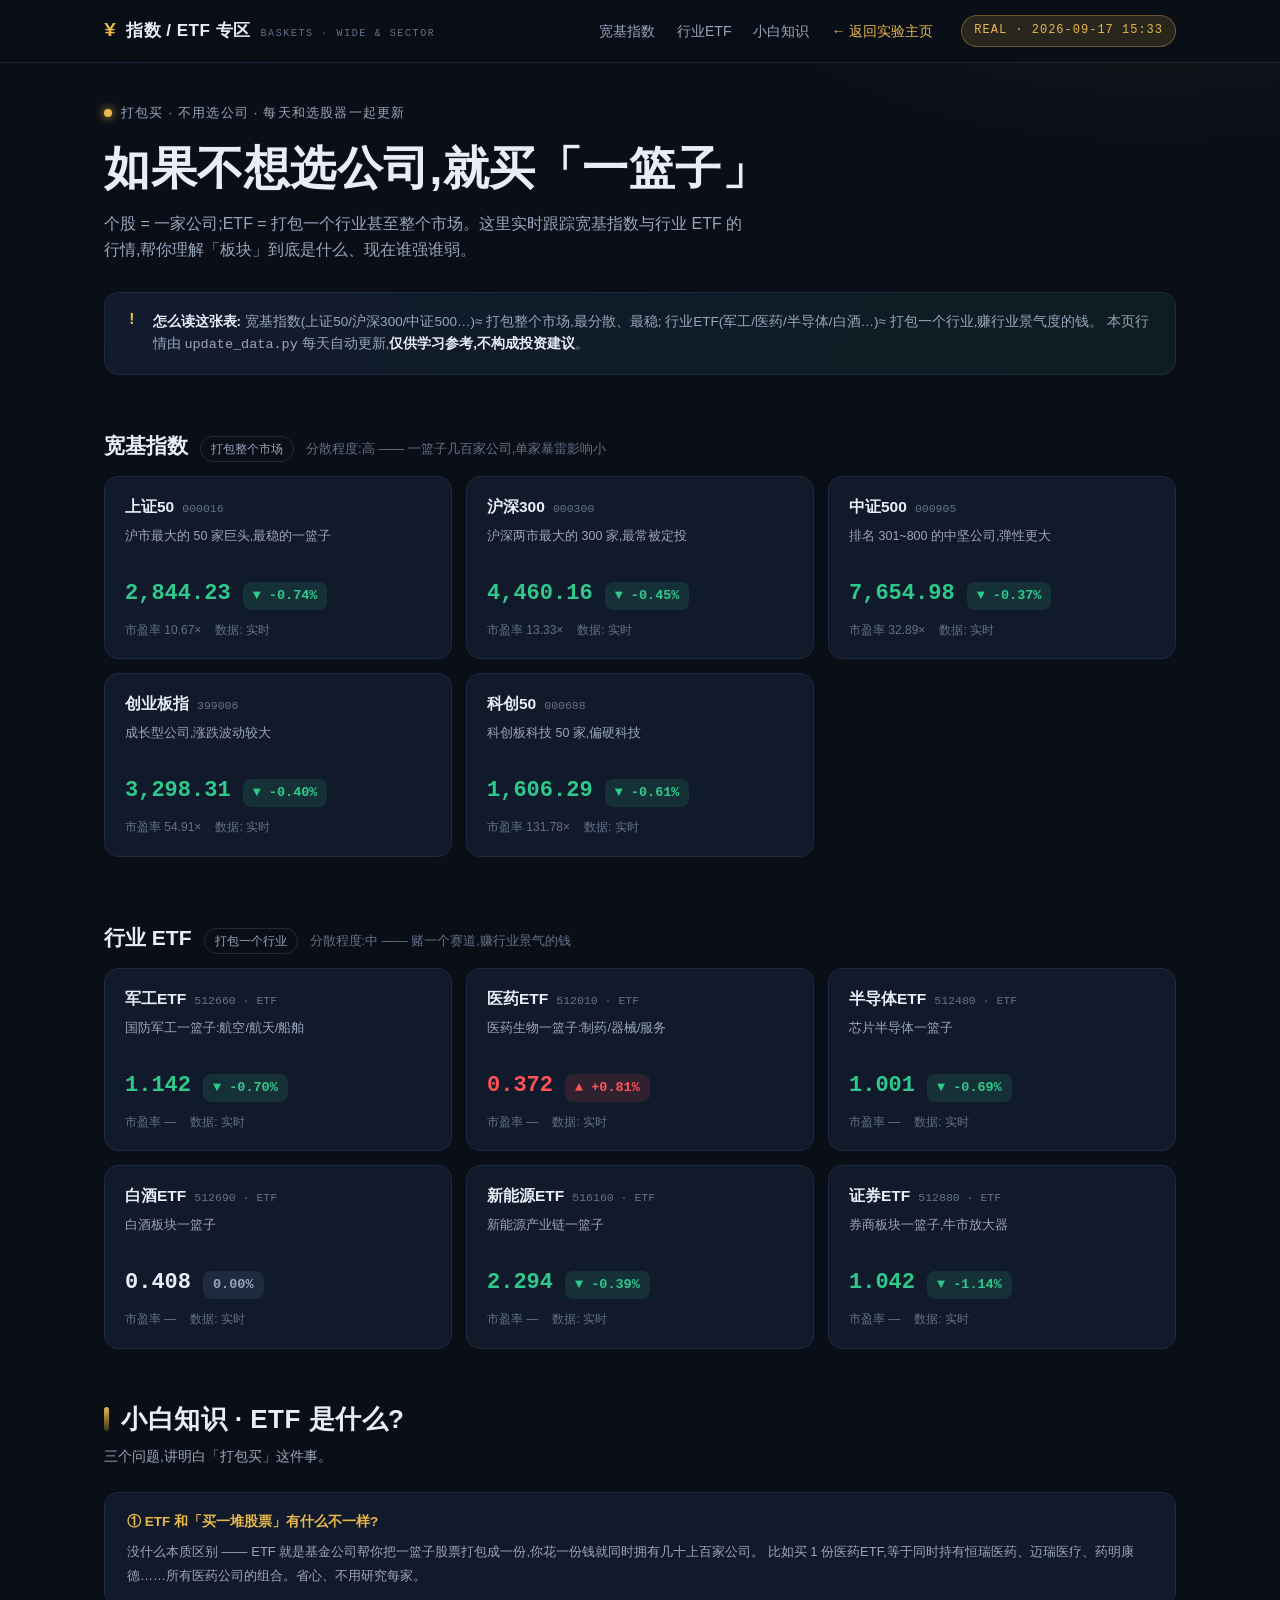
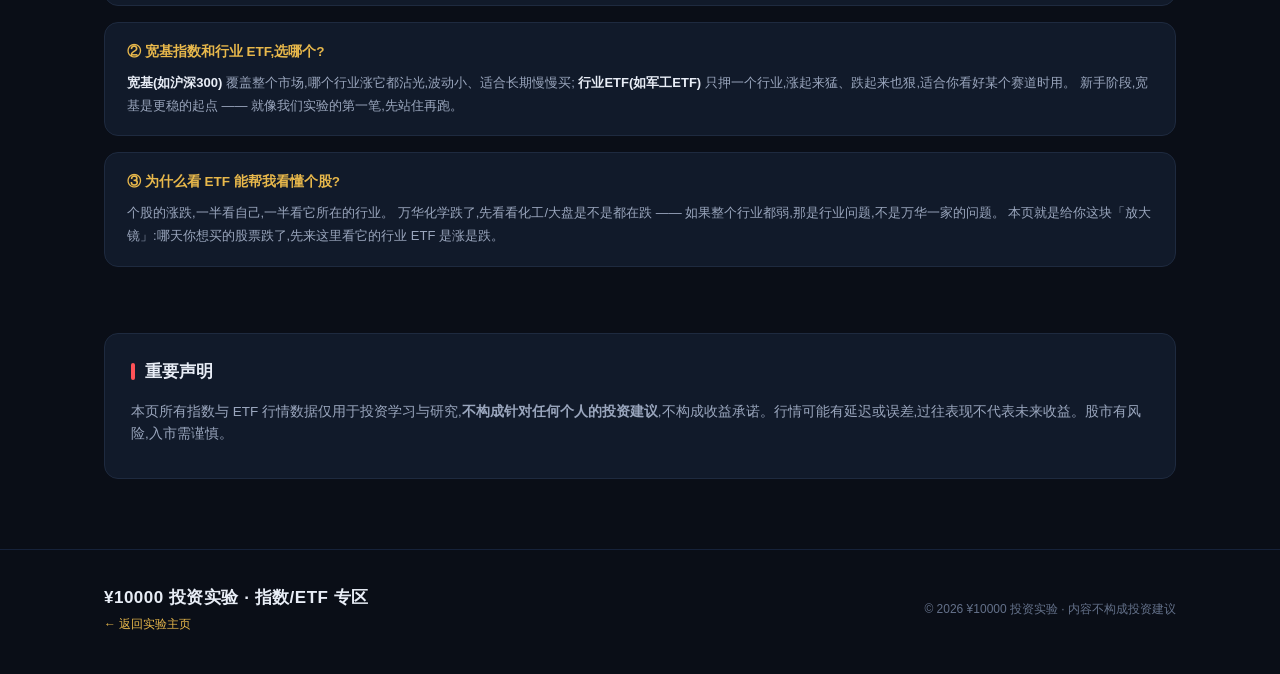
<file: etf.html>
<!DOCTYPE html>
<html lang="zh-CN">
<head>
<meta charset="UTF-8">
<meta name="viewport" content="width=device-width, initial-scale=1.0">
<meta name="description" content="¥10000 投资实验 · 指数/ETF 专区 —— 宽基指数与行业ETF实时行情,看懂「打包买」的另一种选择">
<title>指数/ETF 专区 — ¥10000 投资实验</title>
<link rel="stylesheet" href="style.css">
<style>
/* ========== ETF 专区样式 ========== */
.etf-kicker { font-size: 12px; letter-spacing: 1px; color: var(--text-faint); font-family: var(--font-num); }

.etf-banner {
  margin-top: 30px;
  background: linear-gradient(120deg, rgba(91,140,255,.10), rgba(47,201,140,.08));
  border: 1px solid var(--line);
  border-radius: 14px;
  padding: 18px 22px;
  display: flex; gap: 16px; align-items: flex-start;
  font-size: 13.5px; color: var(--text-dim);
}
.etf-banner b { color: var(--text); }
.etf-banner .ico { font-family: var(--font-num); color: var(--gold); font-weight: 800; font-size: 16px; line-height: 1.2; }

/* 分组区块 */
.etf-group { margin-top: 14px; }
.etf-group + .etf-group { margin-top: 40px; }
.etf-group-head { display: flex; align-items: baseline; gap: 12px; flex-wrap: wrap; margin-bottom: 14px; }
.etf-group-head h2 { font-size: 21px; font-weight: 800; }
.etf-group-head .g-tag { font-size: 11.5px; color: var(--text-dim); padding: 3px 10px; border-radius: 999px; border: 1px solid var(--line); }
.etf-group-head .g-sub { font-size: 13px; color: var(--text-faint); }

/* ETF 卡片网格 */
.etf-grid { display: grid; grid-template-columns: repeat(3, 1fr); gap: 14px; }
.etf-card {
  background: var(--card); border: 1px solid var(--line); border-radius: var(--radius);
  padding: 18px 20px; transition: border-color .18s, transform .18s;
}
.etf-card:hover { border-color: var(--gold); transform: translateY(-2px); }
.ec-head { display: flex; align-items: baseline; gap: 8px; }
.ec-name { font-size: 15.5px; font-weight: 700; }
.ec-code { font-family: var(--font-num); font-size: 11.5px; color: var(--text-faint); }
.ec-brief { margin-top: 6px; font-size: 12.5px; color: var(--text-dim); line-height: 1.6; min-height: 40px; }
.ec-row { display: flex; align-items: baseline; gap: 12px; margin-top: 10px; flex-wrap: wrap; }
.ec-price { font-family: var(--font-num); font-size: 22px; font-weight: 700; }
.ec-chg { font-family: var(--font-num); font-size: 13.5px; font-weight: 700; padding: 3px 10px; border-radius: 8px; }
.ec-chg.up { color: var(--up); background: var(--up-soft); }
.ec-chg.down { color: var(--down); background: var(--down-soft); }
.ec-chg.flat { color: var(--text-dim); background: var(--line); }
.ec-meta { margin-top: 10px; font-size: 12px; color: var(--text-faint); display: flex; gap: 14px; flex-wrap: wrap; }

/* 知识点卡 */
.etf-tip {
  margin-top: 16px; background: var(--card); border: 1px solid var(--line);
  border-radius: var(--radius); padding: 18px 22px;
}
.etf-tip .tip-title { font-size: 13.5px; font-weight: 700; color: var(--gold); margin-bottom: 8px; }
.etf-tip .tip-body { font-size: 13px; color: var(--text-dim); line-height: 1.8; }
.etf-tip .tip-body b { color: var(--text); }

@media (max-width: 900px) {
  .etf-grid { grid-template-columns: repeat(2, 1fr); }
}
@media (max-width: 560px) {
  .etf-grid { grid-template-columns: 1fr; }
}
</style>
</head>
<body>

<!-- ============ 顶栏 ============ -->
<header class="topbar">
  <div class="wrap topbar-inner">
    <a class="brand" href="index.html">
      <span class="brand-mark">¥</span>
      <span class="brand-text">指数 / ETF 专区</span>
      <span class="brand-sub">BASKETS · WIDE & SECTOR</span>
    </a>
    <nav class="nav">
      <a href="#wide">宽基指数</a>
      <a href="#sector">行业ETF</a>
      <a href="#learn">小白知识</a>
      <a href="index.html" style="color:var(--gold)">← 返回实验主页</a>
    </nav>
    <button class="menu-btn" id="menuBtn" type="button" aria-label="打开菜单">
      <span></span><span></span><span></span>
    </button>
    <span class="day-badge" id="dataBadge">REAL · 加载中</span>
  </div>
  <div class="mobile-menu" id="mobileMenu">
    <a href="#wide">宽基指数</a>
    <a href="#sector">行业ETF</a>
    <a href="#learn">小白知识</a>
    <a href="index.html" class="mm-admin">返回实验主页</a>
  </div>
</header>

<main id="top">

  <section class="hero" style="padding-top:40px;padding-bottom:20px">
    <div class="wrap">
      <p class="hero-kicker"><span class="dot"></span>打包买 · 不用选公司 · 每天和选股器一起更新</p>
      <h1>如果不想选公司,就买「一篮子」</h1>
      <p class="hero-sub">个股 = 一家公司;ETF = 打包一个行业甚至整个市场。这里实时跟踪宽基指数与行业 ETF 的行情,帮你理解「板块」到底是什么、现在谁强谁弱。</p>

      <div class="etf-banner">
        <span class="ico">!</span>
        <span>
          <b>怎么读这张表:</b> 宽基指数(上证50/沪深300/中证500…)≈ 打包整个市场,最分散、最稳;
          行业ETF(军工/医药/半导体/白酒…)≈ 打包一个行业,赚行业景气度的钱。
          本页行情由 <code>update_data.py</code> 每天自动更新,<b>仅供学习参考,不构成投资建议</b>。
        </span>
      </div>
    </div>
  </section>

  <!-- ============ 宽基指数 ============ -->
  <section class="section" id="wide" style="padding-top:20px">
    <div class="wrap">
      <div class="etf-group">
        <div class="etf-group-head">
          <h2>宽基指数</h2>
          <span class="g-tag">打包整个市场</span>
          <span class="g-sub">分散程度:高 —— 一篮子几百家公司,单家暴雷影响小</span>
        </div>
        <div class="etf-grid" id="indicesGrid"><!-- JS --></div>
      </div>
    </div>
  </section>

  <!-- ============ 行业ETF ============ -->
  <section class="section" id="sector" style="padding-top:40px">
    <div class="wrap">
      <div class="etf-group">
        <div class="etf-group-head">
          <h2>行业 ETF</h2>
          <span class="g-tag">打包一个行业</span>
          <span class="g-sub">分散程度:中 —— 赌一个赛道,赚行业景气的钱</span>
        </div>
        <div class="etf-grid" id="industryGrid"><!-- JS --></div>
      </div>
    </div>
  </section>

  <!-- ============ 小白知识 ============ -->
  <section class="section" id="learn" style="padding-top:40px">
    <div class="wrap">
      <div class="section-head">
        <div>
          <h2>小白知识 · ETF 是什么?</h2>
          <p class="section-sub">三个问题,讲明白「打包买」这件事。</p>
        </div>
      </div>

      <div class="etf-tip">
        <div class="tip-title">① ETF 和「买一堆股票」有什么不一样?</div>
        <div class="tip-body">没什么本质区别 —— ETF 就是基金公司帮你把一篮子股票打包成一份,你花一份钱就同时拥有几十上百家公司。
        比如买 1 份医药ETF,等于同时持有恒瑞医药、迈瑞医疗、药明康德……所有医药公司的组合。省心、不用研究每家。</div>
      </div>

      <div class="etf-tip">
        <div class="tip-title">② 宽基指数和行业 ETF,选哪个?</div>
        <div class="tip-body"><b>宽基(如沪深300)</b> 覆盖整个市场,哪个行业涨它都沾光,波动小、适合长期慢慢买;
        <b>行业ETF(如军工ETF)</b> 只押一个行业,涨起来猛、跌起来也狠,适合你看好某个赛道时用。
        新手阶段,宽基是更稳的起点 —— 就像我们实验的第一笔,先站住再跑。</div>
      </div>

      <div class="etf-tip">
        <div class="tip-title">③ 为什么看 ETF 能帮我看懂个股?</div>
        <div class="tip-body">个股的涨跌,一半看自己,一半看它所在的行业。
        万华化学跌了,先看看化工/大盘是不是都在跌 —— 如果整个行业都弱,那是行业问题,不是万华一家的问题。
        本页就是给你这块「放大镜」:哪天你想买的股票跌了,先来这里看它的行业 ETF 是涨是跌。</div>
      </div>
    </div>
  </section>

  <!-- ============ 合规声明 ============ -->
  <section class="section">
    <div class="wrap">
      <div class="card disclaimer">
        <h3>重要声明</h3>
        <p>本页所有指数与 ETF 行情数据仅用于投资学习与研究,<b>不构成针对任何个人的投资建议</b>,不构成收益承诺。行情可能有延迟或误差,过往表现不代表未来收益。股市有风险,入市需谨慎。</p>
      </div>
    </div>
  </section>

</main>

<footer class="footer">
  <div class="wrap footer-inner">
    <div>
      <span class="brand-text">¥10000 投资实验 · 指数/ETF 专区</span>
      <p class="footer-sub"><a href="index.html" style="color:var(--gold);text-decoration:none">← 返回实验主页</a></p>
    </div>
    <p class="footer-copy">© 2026 ¥10000 投资实验 · 内容不构成投资建议</p>
  </div>
</footer>

<script src="real_data.js"></script>
<script src="etf.js"></script>
</body>
</html>
</file>
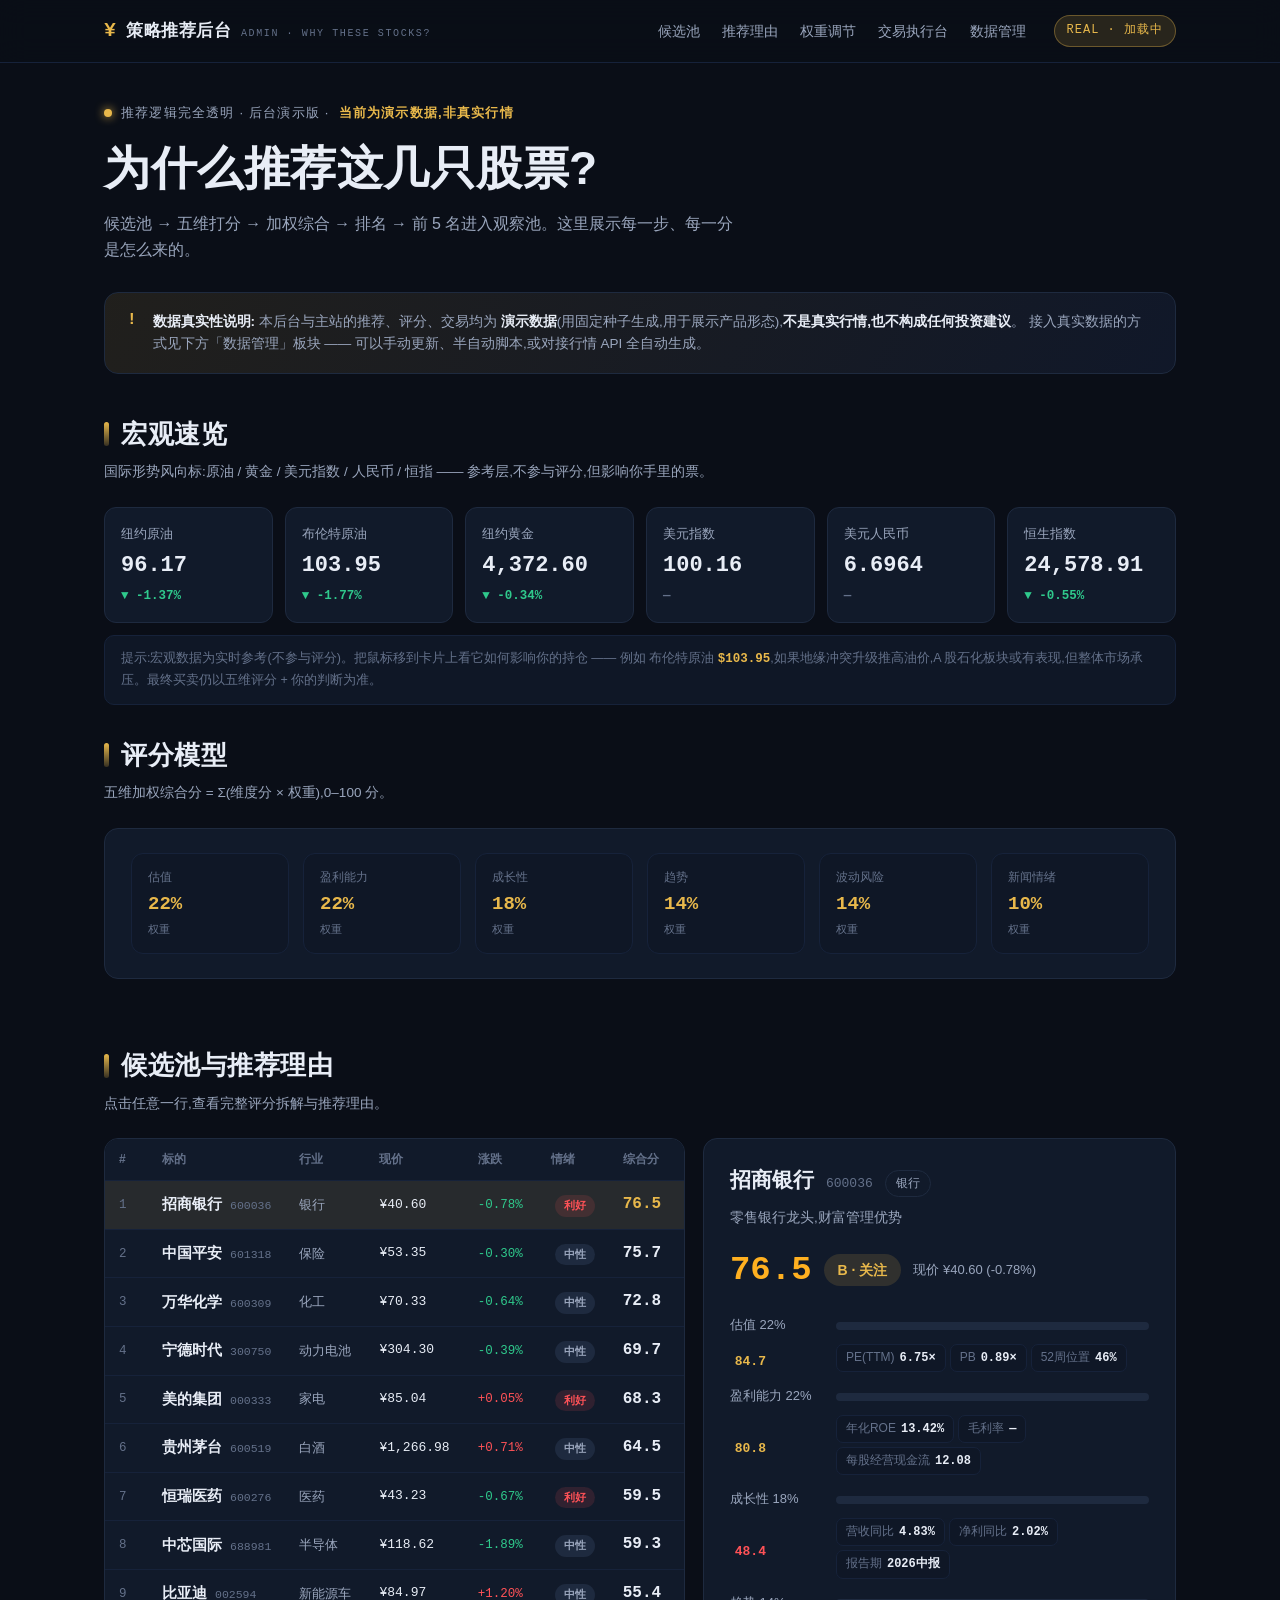
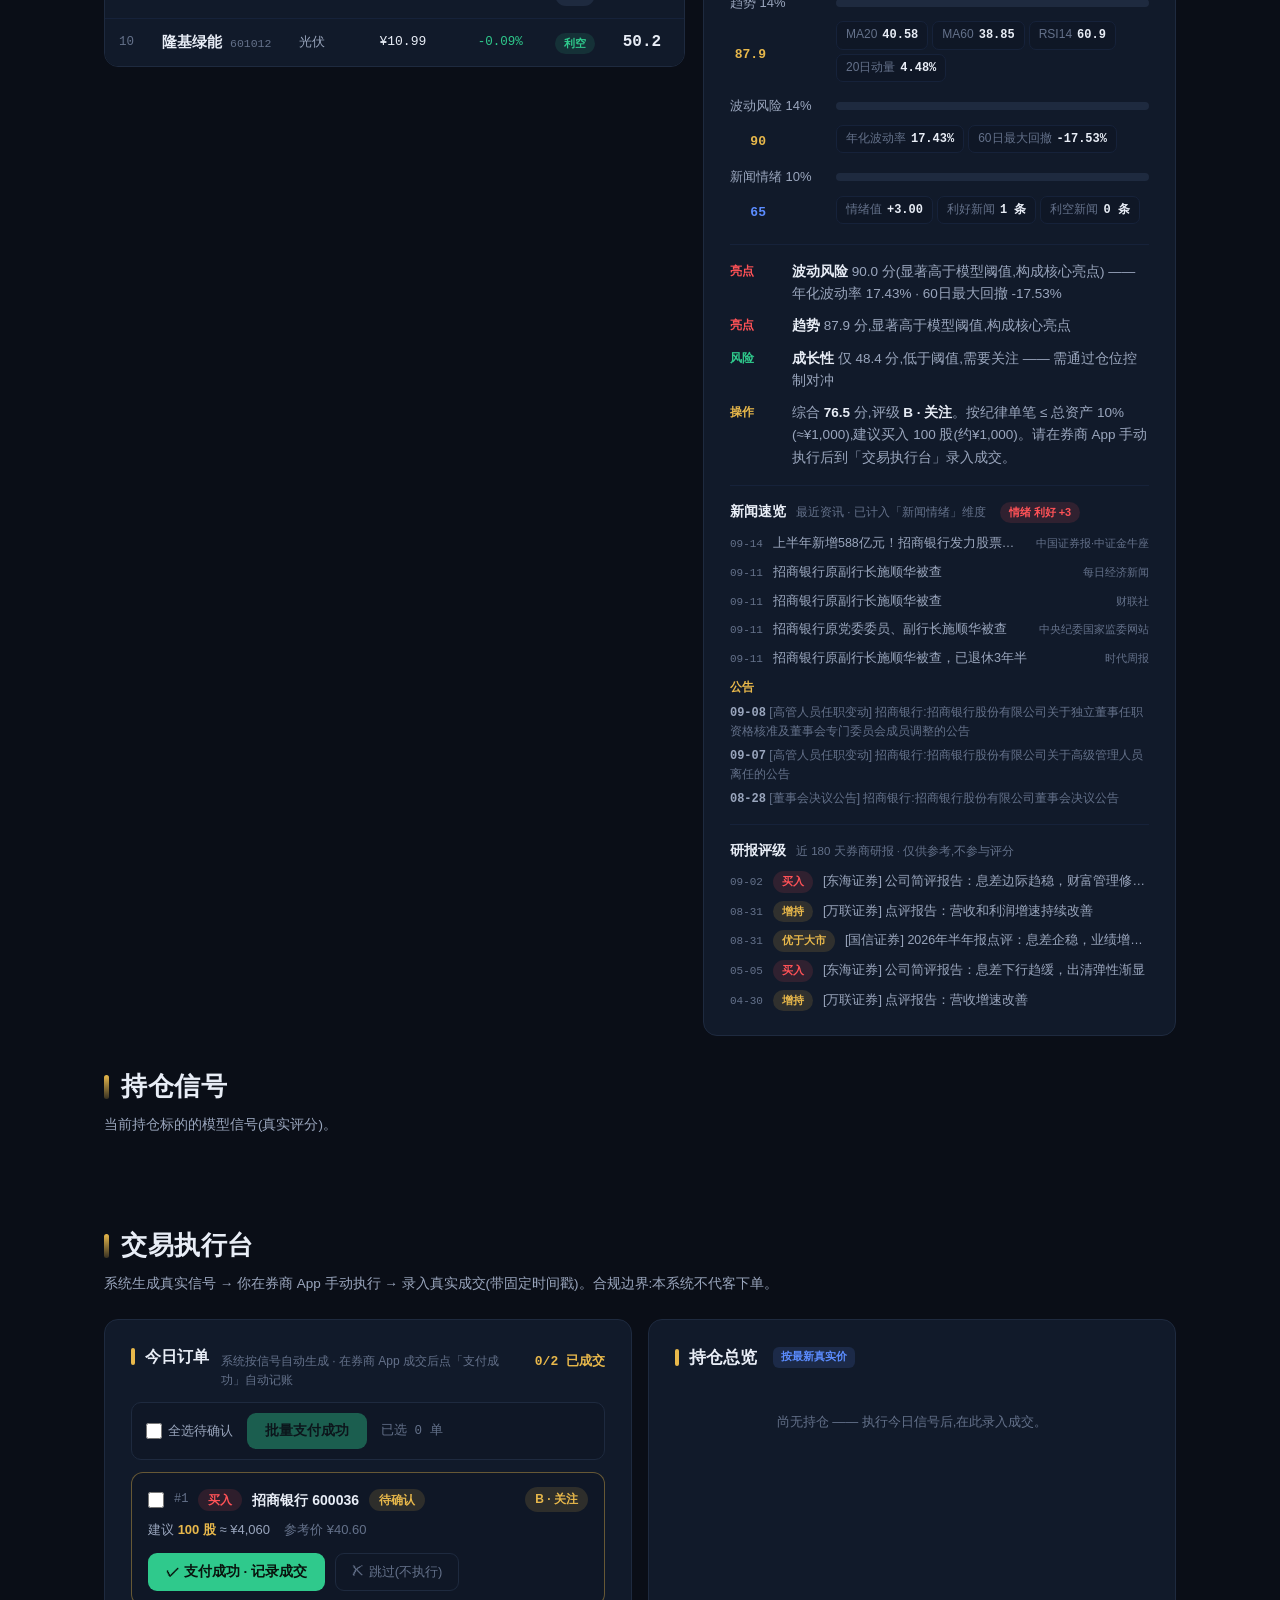
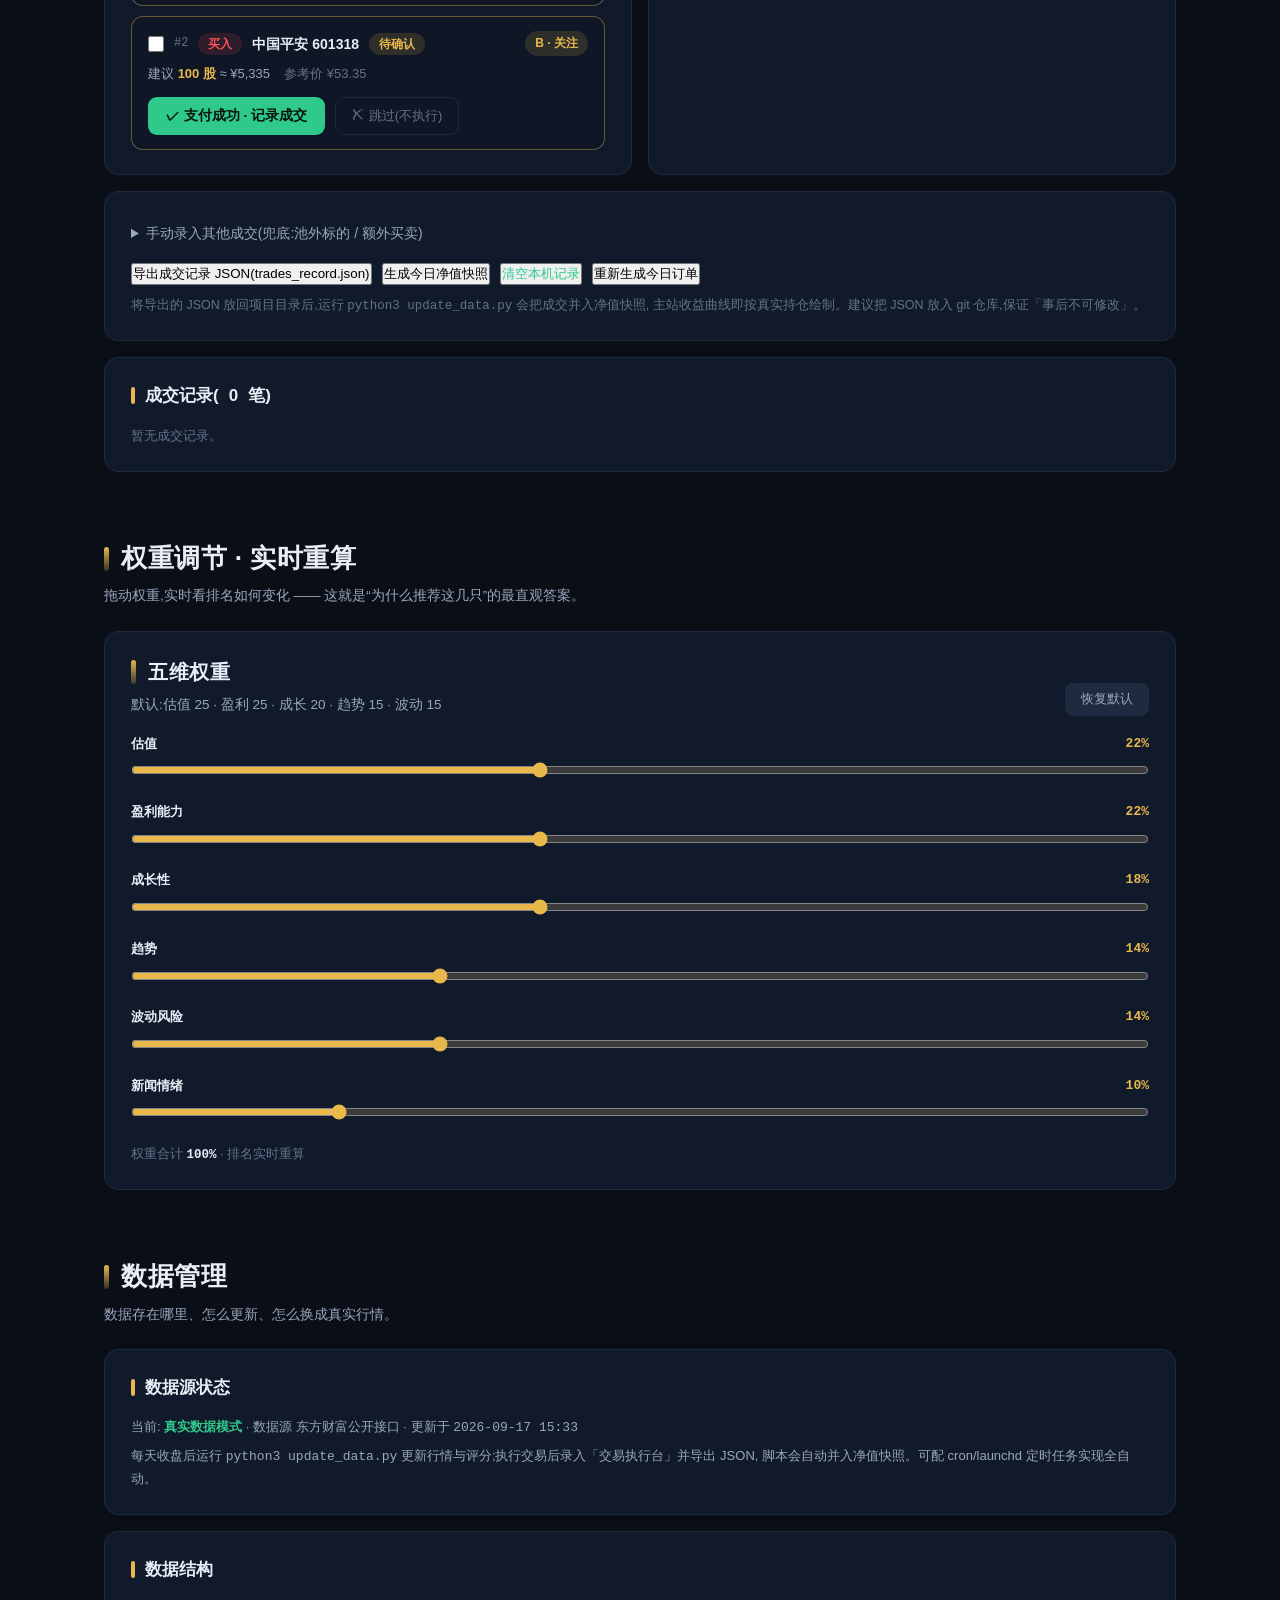
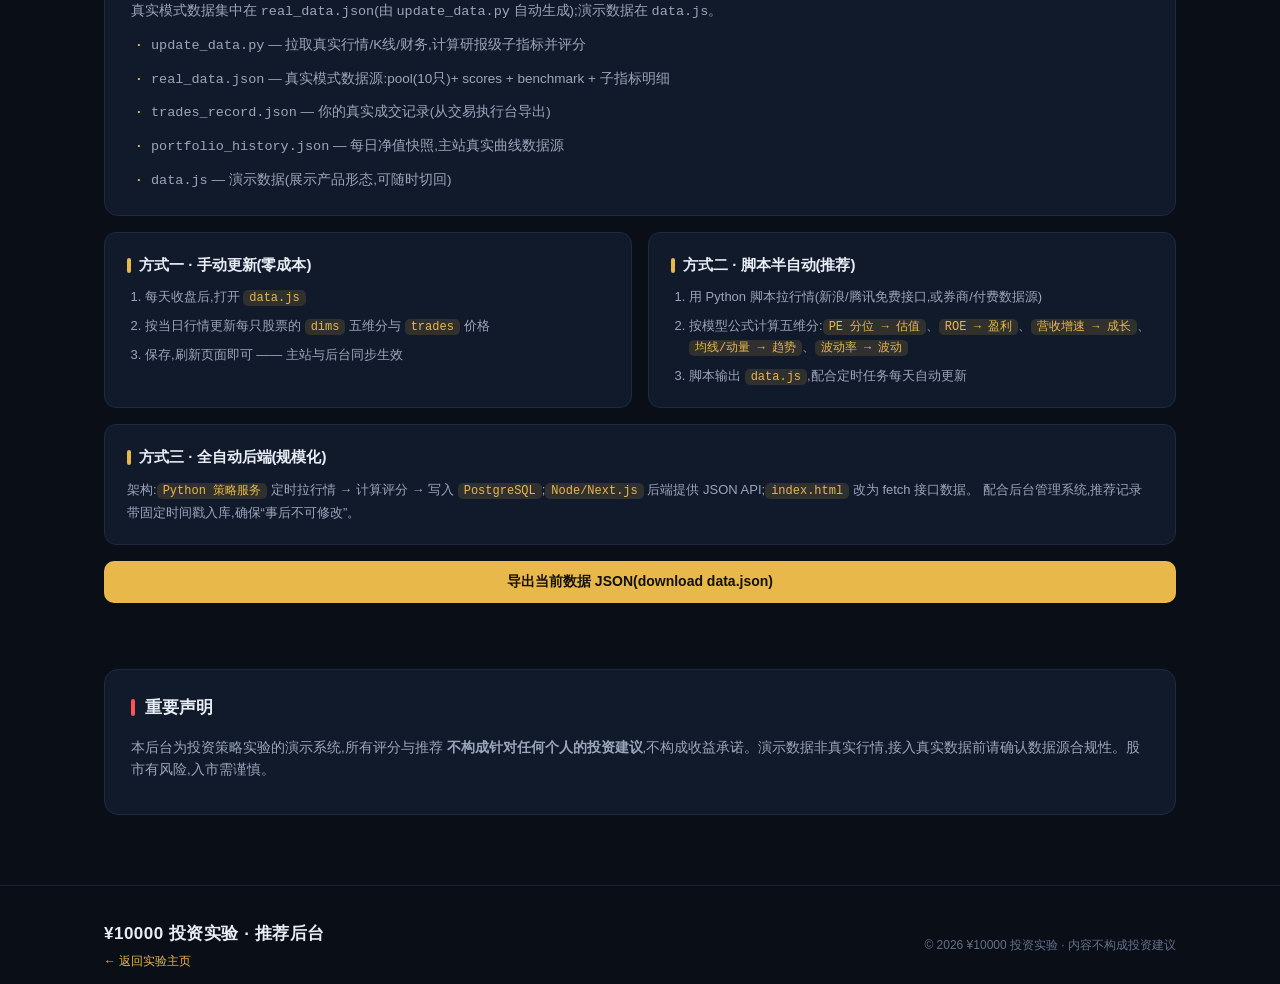
<file: recommend.html>
<!DOCTYPE html>
<html lang="zh-CN">
<head>
<meta charset="UTF-8">
<meta name="viewport" content="width=device-width, initial-scale=1.0">
<meta name="description" content="¥10000 投资实验 · 策略推荐后台 —— 查看推荐逻辑、候选池评分拆解与推荐理由,数据完全透明可验证">
<title>策略推荐后台 — ¥10000 投资实验</title>
<link rel="stylesheet" href="style.css">
<style>
/* ========== 后台专用样式 ========== */
.admin-kicker { font-size: 12px; letter-spacing: 1px; color: var(--text-faint); font-family: var(--font-num); }

.banner {
  margin-top: 30px;
  background: linear-gradient(120deg, rgba(232,184,75,.10), rgba(91,140,255,.08));
  border: 1px solid var(--line);
  border-radius: 14px;
  padding: 18px 22px;
  display: flex; gap: 16px; align-items: flex-start;
  font-size: 13.5px; color: var(--text-dim);
}
.banner b { color: var(--text); }
.banner .ico { font-family: var(--font-num); color: var(--gold); font-weight: 800; font-size: 16px; line-height: 1.2; }

.admin-grid { display: grid; grid-template-columns: 1.5fr 1fr; gap: 18px; align-items: start; }

/* 候选池表格 */
.pool-wrap { background: var(--card); border: 1px solid var(--line); border-radius: var(--radius); overflow-x: auto; }
.pool-table { width: 100%; border-collapse: collapse; min-width: 640px; }
.pool-table th, .pool-table td { padding: 11px 14px; text-align: left; white-space: nowrap; }
.pool-table thead th { font-size: 12px; color: var(--text-faint); font-weight: 600; border-bottom: 1px solid var(--line-soft); }
.pool-table tbody tr { border-bottom: 1px solid var(--line-soft); cursor: pointer; transition: background .15s; }
.pool-table tbody tr:last-child { border-bottom: none; }
.pool-table tbody tr:hover { background: rgba(232, 184, 75, 0.05); }
.pool-table tbody tr.active { background: rgba(232, 184, 75, 0.10); }
.pool-table .row-no { font-family: var(--font-num); font-size: 12.5px; color: var(--text-faint); }
.tag { display: inline-block; font-size: 10.5px; font-family: var(--font-num); padding: 2px 8px; border-radius: 6px; margin-left: 6px; vertical-align: middle; }
.tag.pool { color: var(--gold); background: var(--gold-soft); border: 1px solid rgba(232,184,75,.3); }
.tag.hold { color: var(--blue); background: rgba(91,140,255,.14); }
.tag.alert { color: var(--up); background: var(--up-soft); }

/* 推荐理由详情卡 */
.detail-card { background: var(--card); border: 1px solid var(--line); border-radius: var(--radius); padding: 24px 26px; }
.detail-head { display: flex; align-items: baseline; gap: 12px; flex-wrap: wrap; }
.detail-head h3 { font-size: 21px; font-weight: 800; }
.detail-head .dcode { font-family: var(--font-num); font-size: 13px; color: var(--text-faint); }
.detail-head .dind { font-size: 12px; color: var(--text-dim); padding: 3px 10px; border-radius: 999px; border: 1px solid var(--line); }
.detail-brief { margin-top: 10px; font-size: 13.5px; color: var(--text-dim); }
.detail-score-row { display: flex; align-items: center; gap: 12px; margin-top: 14px; flex-wrap: wrap; }
.detail-score-row .big { font-family: var(--font-num); font-size: 34px; font-weight: 800; }

.dim-breakdown { margin-top: 18px; display: grid; gap: 12px; }
.dim-line { display: grid; grid-template-columns: 92px 1fr; gap: 14px; align-items: center; }
.dim-line .dname { font-size: 13px; color: var(--text-dim); }
.dim-line .dbar { height: 8px; border-radius: 4px; background: var(--line); overflow: hidden; }
.dim-line .dfill { height: 100%; border-radius: 4px; }
.dim-line .dval { font-family: var(--font-num); font-size: 13px; font-weight: 700; width: 36px; text-align: right; }
.dim-line .ddesc { grid-column: 2; font-size: 12.5px; color: var(--text-faint); margin-top: -8px; }

.reason-box { margin-top: 18px; border-top: 1px solid var(--line-soft); padding-top: 16px; display: grid; gap: 10px; }
.reason-item { display: flex; gap: 10px; font-size: 13.5px; line-height: 1.65; }
.reason-item .rk { font-family: var(--font-num); font-weight: 800; font-size: 12px; width: 52px; flex-shrink: 0; padding-top: 2px; }
.rk.plus { color: var(--up); }
.rk.risk { color: var(--down); }
.rk.act { color: var(--gold); }
.reason-item .rt { color: var(--text-dim); }
.reason-item .rt b { color: var(--text); }

/* 权重调节器 */
.weight-editor { background: var(--card); border: 1px solid var(--line); border-radius: var(--radius); padding: 24px 26px; }
.weight-editor .we-row { margin-bottom: 16px; }
.weight-editor .we-head { display: flex; justify-content: space-between; font-size: 13px; margin-bottom: 6px; }
.weight-editor .we-head b { color: var(--text); }
.weight-editor .we-head .wv { font-family: var(--font-num); color: var(--gold); font-weight: 700; }
.weight-editor input[type=range] { width: 100%; accent-color: var(--gold); }
.weight-editor .we-total { font-size: 12.5px; color: var(--text-faint); margin-top: 4px; }
.weight-editor .we-total b { color: var(--text); font-family: var(--font-num); }
.weight-editor .we-reset { margin-top: 14px; background: var(--line); color: var(--text-dim); border: none; border-radius: 8px; padding: 8px 16px; font-size: 12.5px; cursor: pointer; transition: color .15s; }
.weight-editor .we-reset:hover { color: var(--gold); }
.we-rank-note { margin-top: 14px; font-size: 12px; color: var(--text-faint); border-top: 1px solid var(--line-soft); padding-top: 12px; }

/* 数据管理 */
.data-mgmt { margin-top: 18px; }
.data-mgmt .dm-grid { display: grid; grid-template-columns: 1fr 1fr; gap: 16px; margin-top: 16px; }
.dm-card { background: var(--card); border: 1px solid var(--line); border-radius: 12px; padding: 20px 22px; }
.dm-card h4 { font-size: 15px; margin-bottom: 10px; display: flex; align-items: center; gap: 8px; }
.dm-card h4::before { content: ""; width: 4px; height: 15px; border-radius: 2px; background: var(--gold); }
.dm-card ol, .dm-card ul { padding-left: 18px; display: grid; gap: 8px; }
.dm-card li { font-size: 13px; color: var(--text-dim); }
.dm-card li b { color: var(--text); }
.dm-card code { font-family: var(--font-num); font-size: 12px; color: var(--gold); background: var(--gold-soft); padding: 1px 6px; border-radius: 5px; }
.dm-export {
  margin-top: 16px; width: 100%;
  background: var(--gold); color: #14100a; border: none;
  border-radius: 10px; padding: 12px; font-size: 14px; font-weight: 700; cursor: pointer;
  transition: filter .15s;
}
.dm-export:hover { filter: brightness(1.08); }

.alert-strip { margin-top: 16px; display: grid; gap: 10px; }
.alert-item { display: flex; gap: 12px; align-items: center; background: var(--card); border: 1px solid var(--line); border-radius: 10px; padding: 12px 16px; font-size: 13px; }
.alert-item .a-ico { font-size: 15px; font-weight: 800; font-family: var(--font-num); }
.alert-item.sell .a-ico { color: var(--up); }
.alert-item.warn .a-ico { color: var(--gold); }

@media (max-width: 900px) {
  .admin-grid { grid-template-columns: 1fr; }
  .data-mgmt .dm-grid { grid-template-columns: 1fr; }
}
</style>
</head>
<body>

<!-- ============ 顶栏(后台) ============ -->
<header class="topbar">
  <div class="wrap topbar-inner">
    <a class="brand" href="index.html">
      <span class="brand-mark">¥</span>
      <span class="brand-text">策略推荐后台</span>
      <span class="brand-sub">ADMIN · WHY THESE STOCKS?</span>
    </a>
    <nav class="nav">
      <a href="#pool">候选池</a>
      <a href="#reason">推荐理由</a>
      <a href="#weights">权重调节</a>
      <a href="#trading">交易执行台</a>
      <a href="#data">数据管理</a>
    </nav>
    <button class="menu-btn" id="menuBtn" type="button" aria-label="打开菜单">
      <span></span><span></span><span></span>
    </button>
    <span class="day-badge" id="dataBadge">REAL · 加载中</span>
  </div>
  <div class="mobile-menu" id="mobileMenu">
    <a href="#macro">宏观速览</a>
    <a href="#pool">候选池</a>
    <a href="#reason">推荐理由</a>
    <a href="#weights">权重调节</a>
    <a href="#trading">交易执行台</a>
    <a href="#data">数据管理</a>
    <a href="index.html" class="mm-admin">返回实验主页</a>
  </div>
</header>

<main id="top">

  <section class="hero" style="padding-top:40px;padding-bottom:20px">
    <div class="wrap">
      <p class="hero-kicker"><span class="dot"></span>推荐逻辑完全透明 · 后台演示版 · <b style="color:var(--gold)">当前为演示数据,非真实行情</b></p>
      <h1>为什么推荐这几只股票?</h1>
      <p class="hero-sub">候选池 → 五维打分 → 加权综合 → 排名 → 前 5 名进入观察池。这里展示每一步、每一分是怎么来的。</p>

      <div class="banner">
        <span class="ico">!</span>
        <span>
          <b>数据真实性说明:</b> 本后台与主站的推荐、评分、交易均为 <b>演示数据</b>(用固定种子生成,用于展示产品形态),<b>不是真实行情,也不构成任何投资建议</b>。
          接入真实数据的方式见下方「数据管理」板块 —— 可以手动更新、半自动脚本,或对接行情 API 全自动生成。
        </span>
      </div>
    </div>
  </section>

  <!-- ============ 宏观速览 ============ -->
  <section class="section" id="macro" style="padding-top:20px">
    <div class="wrap">
      <div class="section-head">
        <div>
          <h2>宏观速览</h2>
          <p class="section-sub">国际形势风向标:原油 / 黄金 / 美元指数 / 人民币 / 恒指 —— 参考层,不参与评分,但影响你手里的票。</p>
        </div>
      </div>
      <div class="macro-grid" id="macroGrid"><!-- JS --></div>
      <div class="macro-note" id="macroNote"><!-- JS --></div>
    </div>
  </section>

  <!-- ============ 策略模型概览 ============ -->
  <section class="section" id="model" style="padding-top:20px">
    <div class="wrap">
      <div class="section-head">
        <div>
          <h2>评分模型</h2>
          <p class="section-sub">五维加权综合分 = Σ(维度分 × 权重),0–100 分。</p>
        </div>
      </div>
      <div class="card" style="display:grid;grid-template-columns:repeat(6,1fr);gap:14px" id="weightModel">
        <!-- JS 渲染 5 个维度卡 -->
      </div>
    </div>
  </section>

  <!-- ============ 候选池 + 推荐理由 ============ -->
  <section class="section" id="pool">
    <div class="wrap">
      <div class="section-head">
        <div>
          <h2>候选池与推荐理由</h2>
          <p class="section-sub">点击任意一行,查看完整评分拆解与推荐理由。</p>
        </div>
      </div>

      <div class="admin-grid">
        <div class="pool-wrap">
          <table class="pool-table">
            <thead>
              <tr>
                <th>#</th><th>标的</th><th>行业</th><th>现价</th><th>涨跌</th><th>情绪</th><th>综合分</th><th>评级</th><th>今日观察池</th>
              </tr>
            </thead>
            <tbody id="poolBody"><!-- JS --></tbody>
          </table>
        </div>

        <div class="detail-card" id="detailCard">
          <!-- JS: 默认展示第一名 -->
        </div>
      </div>

      <div class="section-head" style="margin-top:30px">
        <div>
          <h2>持仓信号</h2>
          <p class="section-sub">当前持仓标的的模型信号(真实评分)。</p>
        </div>
      </div>
      <div class="alert-strip" id="alertStrip"><!-- JS --></div>
    </div>
  </section>

  <!-- ============ 交易执行台 ============ -->
  <section class="section" id="trading">
    <div class="wrap">
      <div class="section-head">
        <div>
          <h2>交易执行台</h2>
          <p class="section-sub">系统生成真实信号 → 你在券商 App 手动执行 → 录入真实成交(带固定时间戳)。合规边界:本系统不代客下单。</p>
        </div>
      </div>
      <div id="tradingBox"><!-- JS --></div>
    </div>
  </section>

  <!-- ============ 权重调节器 ============ -->
  <section class="section" id="weights">
    <div class="wrap">
      <div class="section-head">
        <div>
          <h2>权重调节 · 实时重算</h2>
          <p class="section-sub">拖动权重,实时看排名如何变化 —— 这就是“为什么推荐这几只”的最直观答案。</p>
        </div>
      </div>
      <div class="weight-editor" id="weightEditor"><!-- JS --></div>
    </div>
  </section>

  <!-- ============ 数据管理 ============ -->
  <section class="section" id="data">
    <div class="wrap">
      <div class="section-head">
        <div>
          <h2>数据管理</h2>
          <p class="section-sub">数据存在哪里、怎么更新、怎么换成真实行情。</p>
        </div>
      </div>

      <div class="data-mgmt">
        <div class="card">
          <h3>数据源状态</h3>
          <div id="dataStatus"><!-- JS --></div>
        </div>

        <div class="card" style="margin-top:16px">
          <h3>数据结构</h3>
          <p style="font-size:13.5px;color:var(--text-dim)">
            真实模式数据集中在 <code>real_data.json</code>(由 <code>update_data.py</code> 自动生成);演示数据在 <code>data.js</code>。
          </p>
          <ul class="rules" style="margin-top:12px">
            <li><code>update_data.py</code> — 拉取真实行情/K线/财务,计算研报级子指标并评分</li>
            <li><code>real_data.json</code> — 真实模式数据源:pool(10只)+ scores + benchmark + 子指标明细</li>
            <li><code>trades_record.json</code> — 你的真实成交记录(从交易执行台导出)</li>
            <li><code>portfolio_history.json</code> — 每日净值快照,主站真实曲线数据源</li>
            <li><code>data.js</code> — 演示数据(展示产品形态,可随时切回)</li>
          </ul>
        </div>

        <div class="dm-grid">
          <div class="dm-card">
            <h4>方式一 · 手动更新(零成本)</h4>
            <ol>
              <li>每天收盘后,打开 <code>data.js</code></li>
              <li>按当日行情更新每只股票的 <code>dims</code> 五维分与 <code>trades</code> 价格</li>
              <li>保存,刷新页面即可 —— 主站与后台同步生效</li>
            </ol>
          </div>
          <div class="dm-card">
            <h4>方式二 · 脚本半自动(推荐)</h4>
            <ol>
              <li>用 Python 脚本拉行情(新浪/腾讯免费接口,或券商/付费数据源)</li>
              <li>按模型公式计算五维分:<code>PE 分位 → 估值</code>、<code>ROE → 盈利</code>、<code>营收增速 → 成长</code>、<code>均线/动量 → 趋势</code>、<code>波动率 → 波动</code></li>
              <li>脚本输出 <code>data.js</code>,配合定时任务每天自动更新</li>
            </ol>
          </div>
        </div>

        <div class="dm-card" style="margin-top:16px">
          <h4>方式三 · 全自动后端(规模化)</h4>
          <p style="font-size:13px;color:var(--text-dim);line-height:1.7">
            架构:<code>Python 策略服务</code> 定时拉行情 → 计算评分 → 写入 <code>PostgreSQL</code>;<code>Node/Next.js</code> 后端提供 JSON API;<code>index.html</code> 改为 fetch 接口数据。
            配合后台管理系统,推荐记录带固定时间戳入库,确保“事后不可修改”。
          </p>
        </div>

        <button class="dm-export" id="exportBtn">导出当前数据 JSON(download data.json)</button>
      </div>
    </div>
  </section>

  <!-- ============ 合规 ============ -->
  <section class="section">
    <div class="wrap">
      <div class="card disclaimer">
        <h3>重要声明</h3>
        <p>本后台为投资策略实验的演示系统,所有评分与推荐 <b>不构成针对任何个人的投资建议</b>,不构成收益承诺。演示数据非真实行情,接入真实数据前请确认数据源合规性。股市有风险,入市需谨慎。</p>
      </div>
    </div>
  </section>

</main>

<footer class="footer">
  <div class="wrap footer-inner">
    <div>
      <span class="brand-text">¥10000 投资实验 · 推荐后台</span>
      <p class="footer-sub"><a href="index.html" style="color:var(--gold);text-decoration:none">← 返回实验主页</a></p>
    </div>
    <p class="footer-copy">© 2026 ¥10000 投资实验 · 内容不构成投资建议</p>
  </div>
</footer>

<script src="real_data.js"></script>
<script src="data.js"></script>
<script src="recommend.js"></script>
</body>
</html>
</file>
<file: style.css>
/* ============================================================
   ¥10000 投资实验 — 深色金融仪表盘
   中国股市惯例:红 = 涨 / 绿 = 跌
   ============================================================ */

:root {
  --bg: #0a0e17;
  --bg-soft: #0d1320;
  --card: #111a2a;
  --card-2: #0f1726;
  --line: #1e2a3f;
  --line-soft: #16223a;
  --text: #e8edf6;
  --text-dim: #9aa6bd;
  --text-faint: #64718a;
  --gold: #e8b84b;
  --gold-soft: rgba(232, 184, 75, 0.14);
  --up: #ff5257;        /* 涨 = 红 */
  --up-soft: rgba(255, 82, 87, 0.13);
  --down: #2fc98c;      /* 跌 = 绿 */
  --down-soft: rgba(47, 201, 140, 0.13);
  --blue: #5b8cff;
  --radius: 14px;
  --shadow: 0 10px 30px rgba(0, 0, 0, 0.35);
  --font-num: "SF Mono", "JetBrains Mono", Menlo, Consolas, monospace;
}

* { margin: 0; padding: 0; box-sizing: border-box; }

html { scroll-behavior: smooth; }

body {
  background:
    radial-gradient(1100px 500px at 15% -10%, rgba(91, 140, 255, 0.10), transparent 60%),
    radial-gradient(900px 480px at 90% -5%, rgba(232, 184, 75, 0.08), transparent 55%),
    var(--bg);
  color: var(--text);
  font-family: "PingFang SC", "Hiragino Sans GB", "Microsoft YaHei", -apple-system, sans-serif;
  line-height: 1.6;
  -webkit-font-smoothing: antialiased;
}

.wrap { max-width: 1120px; margin: 0 auto; padding: 0 24px; }

/* ============ 顶栏 ============ */
.topbar {
  position: sticky; top: 0; z-index: 50;
  background: rgba(10, 14, 23, 0.86);
  backdrop-filter: blur(14px);
  -webkit-backdrop-filter: blur(14px);
  border-bottom: 1px solid var(--line-soft);
}
.topbar-inner {
  display: flex; align-items: center; gap: 28px;
  height: 62px;
}
.brand { display: flex; align-items: baseline; gap: 10px; text-decoration: none; color: var(--text); }
.brand-mark {
  font-family: var(--font-num);
  color: var(--gold); font-weight: 700; font-size: 20px;
}
.brand-text { font-weight: 700; font-size: 17px; letter-spacing: 0.5px; }
.brand-sub { font-size: 10px; letter-spacing: 1.6px; color: var(--text-faint); font-family: var(--font-num); }

.nav { display: flex; gap: 22px; margin-left: auto; }
.nav a {
  color: var(--text-dim); text-decoration: none; font-size: 14px;
  transition: color .18s;
}
.nav a:hover { color: var(--gold); }

.day-badge {
  font-family: var(--font-num);
  font-size: 12px; letter-spacing: 1px;
  color: var(--gold);
  background: var(--gold-soft);
  border: 1px solid rgba(232, 184, 75, 0.35);
  padding: 5px 12px; border-radius: 999px;
  white-space: nowrap;
}

/* ============ Hero ============ */
.hero { padding: 64px 0 44px; }

.hero-kicker {
  display: flex; align-items: center; gap: 9px;
  color: var(--text-dim); font-size: 13px; letter-spacing: 1.2px;
  margin-bottom: 16px;
}
.dot { width: 8px; height: 8px; border-radius: 50%; background: var(--gold); box-shadow: 0 0 10px var(--gold); }

.hero h1 {
  font-size: clamp(30px, 4.6vw, 46px);
  line-height: 1.25; font-weight: 800; letter-spacing: 0.5px;
  max-width: 780px;
}
.accent { color: var(--gold); }

.hero-sub { color: var(--text-dim); font-size: 16px; margin-top: 14px; max-width: 640px; }

.hero-panel {
  margin-top: 38px;
  background: linear-gradient(180deg, var(--card), var(--card-2));
  border: 1px solid var(--line);
  border-radius: 20px;
  box-shadow: var(--shadow);
  padding: 34px 38px;
  display: flex; flex-wrap: wrap; gap: 40px; align-items: center;
  justify-content: space-between;
}

.hero-main { display: flex; align-items: center; gap: 34px; flex-wrap: wrap; }

.day-ring-wrap { flex-shrink: 0; }
.day-ring { width: 118px; height: 118px; display: block; }
.ring-bg { fill: none; stroke: var(--line); stroke-width: 9; }
.ring-fg {
  fill: none; stroke: var(--gold); stroke-width: 9; stroke-linecap: round;
  stroke-dasharray: 326.7; /* 2πr, r=52 */
  transform: rotate(-90deg); transform-origin: center;
  transition: stroke-dashoffset 1s ease;
}
.ring-day { fill: var(--text); font-size: 17px; font-weight: 700; font-family: var(--font-num); }
.ring-total { fill: var(--text-faint); font-size: 11px; font-family: var(--font-num); }

.money-block { }
.money-row { display: flex; align-items: center; gap: 16px; flex-wrap: wrap; }
.money-from { font-family: var(--font-num); font-size: 22px; color: var(--text-dim); text-decoration: line-through; text-decoration-color: var(--text-faint); }
.arrow { color: var(--text-faint); }
.money-to { font-family: var(--font-num); font-size: 40px; font-weight: 700; color: var(--text); }
.return-pill {
  font-family: var(--font-num); font-weight: 700; font-size: 17px;
  padding: 7px 14px; border-radius: 999px;
}
.return-pill.up { color: var(--up); background: var(--up-soft); border: 1px solid rgba(255, 82, 87, 0.35); }
.return-pill.down { color: var(--down); background: var(--down-soft); border: 1px solid rgba(47, 201, 140, 0.35); }
.money-note { margin-top: 10px; color: var(--text-dim); font-size: 13.5px; }
.up { color: var(--up); font-weight: 600; }
.down { color: var(--down); font-weight: 600; }

.hero-stats {
  display: grid; grid-template-columns: repeat(3, minmax(120px, 1fr));
  gap: 12px; flex: 1; min-width: 300px;
}
.hstat {
  background: var(--card-2);
  border: 1px solid var(--line-soft);
  border-radius: 12px;
  padding: 14px 16px;
}
.hstat .k { font-size: 12px; color: var(--text-faint); letter-spacing: 0.5px; }
.hstat .v { font-family: var(--font-num); font-size: 22px; font-weight: 700; margin-top: 2px; }

.hero-tagline {
  margin-top: 26px; font-size: 14px; color: var(--text-faint);
  font-style: italic; text-align: center;
}

/* ============ 数据条 ============ */
.stat-strip { padding: 4px 0 10px; }
.stat-strip-grid {
  display: grid; grid-template-columns: repeat(5, 1fr); gap: 12px;
}
.strip-item {
  background: var(--card-2);
  border: 1px solid var(--line-soft);
  border-radius: 12px;
  padding: 14px 16px;
  display: flex; flex-direction: column; gap: 2px;
}
.strip-item .k { font-size: 12px; color: var(--text-faint); }
.strip-item .v { font-family: var(--font-num); font-size: 19px; font-weight: 700; }

/* ============ Section 通用 ============ */
.section { padding: 56px 0 10px; }
.section-head {
  display: flex; align-items: flex-end; justify-content: space-between;
  gap: 20px; flex-wrap: wrap; margin-bottom: 24px;
}
.section-head h2 {
  font-size: 26px; font-weight: 800; letter-spacing: 0.5px;
  display: flex; align-items: center; gap: 12px;
}
.section-head h2::before {
  content: ""; width: 5px; height: 24px; border-radius: 3px;
  background: linear-gradient(180deg, var(--gold), rgba(232,184,75,0.2));
}
.section-sub { color: var(--text-dim); font-size: 13.5px; margin-top: 6px; }

.pill {
  font-size: 12px; font-family: var(--font-num);
  padding: 5px 12px; border-radius: 999px;
  border: 1px solid var(--line); color: var(--text-dim);
}
.pill.muted { color: var(--text-faint); }

/* ============ 曲线图 ============ */
.legend { display: flex; gap: 18px; flex-wrap: wrap; }
.lg { display: flex; align-items: center; gap: 7px; font-size: 12.5px; color: var(--text-dim); }
.swatch { width: 14px; height: 4px; border-radius: 2px; display: inline-block; }
.sw-combo { background: var(--gold); }
.sw-bench { background: var(--blue); opacity: 0.75; }
.sw-buy { background: var(--gold); border: none; width: 10px; height: 10px; border-radius: 50%; box-shadow: 0 0 0 3px rgba(232,184,75,0.22); }
.sw-sell { background: var(--blue); border: none; width: 10px; height: 10px; border-radius: 50%; box-shadow: 0 0 0 3px rgba(91,140,255,0.22); }

.chart-wrap {
  position: relative;
  background: var(--card);
  border: 1px solid var(--line);
  border-radius: var(--radius);
  padding: 18px 10px 8px;
}
#curveChart { width: 100%; height: 340px; display: block; }
.chart-tooltip {
  position: absolute; pointer-events: none; opacity: 0;
  background: rgba(13, 19, 32, 0.96);
  border: 1px solid var(--line);
  border-radius: 10px;
  padding: 10px 13px;
  font-size: 12.5px; font-family: var(--font-num);
  box-shadow: var(--shadow);
  transition: opacity .12s;
  z-index: 5; white-space: nowrap;
}
.chart-tooltip .tt-day { color: var(--text-faint); letter-spacing: 0.5px; }
.chart-tooltip .tt-row { display: flex; justify-content: space-between; gap: 16px; margin-top: 3px; }
.chart-axes {
  display: flex; justify-content: space-between;
  font-family: var(--font-num); font-size: 12px; color: var(--text-faint);
  margin-top: 8px; padding: 0 6px;
}

/* ============ 评分表 ============ */
.score-table-wrap {
  background: var(--card); border: 1px solid var(--line);
  border-radius: var(--radius); overflow-x: auto;
}
.score-table { width: 100%; border-collapse: collapse; min-width: 720px; }
.score-table th, .score-table td { padding: 12px 14px; text-align: left; white-space: nowrap; }
.score-table thead th {
  font-size: 12.5px; color: var(--text-faint); font-weight: 600;
  border-bottom: 1px solid var(--line-soft);
}
.score-table .dims-row th { font-size: 11px; color: var(--text-faint); font-weight: 400; padding-top: 4px; padding-bottom: 10px; }
.score-table .dims-row th:nth-child(n+5) { display: none; }
.score-table tbody td.dims-cell { padding: 12px 14px; white-space: normal; min-width: 640px; }
.dims-grid { display: grid; grid-template-columns: repeat(6, 96px); gap: 12px; }
.score-table tbody tr { border-bottom: 1px solid var(--line-soft); }
.score-table tbody tr:last-child { border-bottom: none; }
.score-table tbody tr:hover { background: rgba(255, 255, 255, 0.02); }
.score-table .rank { font-family: var(--font-num); color: var(--text-faint); font-size: 13px; }
.rank-1 { color: var(--gold); font-weight: 700; }
.stock { display: flex; align-items: baseline; gap: 8px; }
.stock .sname { font-weight: 600; font-size: 14.5px; }
.stock .scode { font-family: var(--font-num); font-size: 11.5px; color: var(--text-faint); }

.grade { font-size: 12px; font-weight: 700; padding: 3px 10px; border-radius: 999px; }
.grade.buy { color: var(--up); background: var(--up-soft); }
.grade.watch { color: var(--gold); background: var(--gold-soft); }
.grade.observe { color: var(--blue); background: rgba(91, 140, 255, 0.14); }
.grade.sell { color: var(--down); background: var(--down-soft); }

.score-num { font-family: var(--font-num); font-size: 16px; font-weight: 700; color: var(--text); }
.dim { display: flex; align-items: center; gap: 6px; min-width: 0; }
.dim .dbar {
  flex: 1 1 auto; min-width: 24px; height: 5px; border-radius: 3px;
  background: var(--line); overflow: hidden;
}
.dim .dfill { height: 100%; border-radius: 3px; background: var(--gold); }
.dim .dval { font-family: var(--font-num); font-size: 11px; color: var(--text-faint); width: 22px; text-align: right; flex-shrink: 0; }

.strategy-callout {
  margin-top: 16px; padding: 14px 18px;
  background: var(--gold-soft); border: 1px solid rgba(232, 184, 75, 0.3);
  border-radius: 12px; font-size: 14.5px; color: var(--text);
}

/* ============ 今日操作 ============ */
.ops-list { list-style: none; display: grid; gap: 12px; }
.op-item {
  display: flex; align-items: center; gap: 16px; flex-wrap: wrap;
  background: var(--card); border: 1px solid var(--line);
  border-radius: 12px; padding: 16px 20px;
}
.op-time { font-family: var(--font-num); font-size: 12px; color: var(--text-faint); border-right: 1px solid var(--line); padding-right: 16px; }
.op-side { font-size: 12px; font-weight: 700; padding: 4px 12px; border-radius: 8px; }
.op-side.buy { color: var(--up); background: var(--up-soft); }
.op-side.sell { color: var(--down); background: var(--down-soft); }
.op-main { flex: 1; min-width: 200px; }
.op-main .oname { font-weight: 600; }
.op-main .onote { font-size: 12.5px; color: var(--text-faint); margin-top: 2px; }
.op-amount { font-family: var(--font-num); font-weight: 700; font-size: 16px; }
.op-price { font-family: var(--font-num); font-size: 12.5px; color: var(--text-dim); }

.immutable-note {
  display: flex; align-items: center; gap: 8px;
  margin-top: 16px; color: var(--text-faint); font-size: 12.5px;
}
.immutable-note svg { color: var(--gold); }

/* ============ 对比区 ============ */
.compare-grid {
  display: grid; grid-template-columns: repeat(3, 1fr); gap: 16px;
}
.compare-card {
  background: var(--card); border: 1px solid var(--line);
  border-radius: var(--radius); padding: 22px 24px;
  position: relative; overflow: hidden;
}
.compare-card .c-label { font-size: 13px; color: var(--text-dim); display: flex; align-items: center; gap: 8px; }
.compare-card .c-badge { font-size: 10.5px; font-family: var(--font-num); padding: 2px 8px; border-radius: 6px; background: var(--line); color: var(--text-faint); }
.compare-card .c-value { font-family: var(--font-num); font-size: 34px; font-weight: 800; margin-top: 8px; }
.compare-card .c-sub { font-size: 12px; color: var(--text-faint); margin-top: 4px; }
.compare-card .c-bar {
  position: absolute; left: 0; bottom: 0; height: 4px; width: 100%;
  transform-origin: left; transform: scaleX(var(--w, 0));
  transition: transform .8s ease;
}
.compare-card.ai .c-bar { background: var(--gold); }
.compare-card.actual .c-bar { background: var(--up); }
.compare-card.bench .c-bar { background: var(--blue); }
.compare-note { margin-top: 16px; font-size: 13px; color: var(--text-faint); }

/* ============ 日志时间线 ============ */
.log-list { display: grid; gap: 14px; }
.log-item {
  display: grid; grid-template-columns: 96px 1fr;
  background: var(--card); border: 1px solid var(--line);
  border-radius: 14px; overflow: hidden;
}
.log-day {
  background: var(--card-2); border-right: 1px solid var(--line-soft);
  display: flex; flex-direction: column; align-items: center; justify-content: center;
  padding: 18px 10px; gap: 2px;
}
.log-day .d { font-family: var(--font-num); font-size: 22px; font-weight: 800; }
.log-day .dl { font-size: 10.5px; letter-spacing: 1px; color: var(--text-faint); }
.log-day .dv { font-family: var(--font-num); font-size: 14px; font-weight: 700; margin-top: 6px; }
.log-day .dr { font-family: var(--font-num); font-size: 12px; }
.log-body { padding: 16px 20px; }
.log-body .l-actions { display: flex; gap: 8px; flex-wrap: wrap; margin-bottom: 8px; }
.chip { font-size: 11.5px; font-family: var(--font-num); padding: 3px 10px; border-radius: 8px; background: var(--line); color: var(--text-dim); }
.chip.buy { color: var(--up); background: var(--up-soft); }
.chip.sell { color: var(--down); background: var(--down-soft); }
.chip.hold { color: var(--text-dim); background: var(--line); }
.log-body .l-summary { font-size: 14px; color: var(--text); }
.log-body .l-meta { margin-top: 8px; font-size: 12.5px; color: var(--text-faint); }
.log-body .l-meta b { color: var(--text-dim); font-weight: 600; }
.log-body .l-exec { margin-top: 6px; font-size: 12.5px; }
.exec-yes { color: var(--up); }
.exec-no { color: var(--blue); }

/* ============ 历史交易表 ============ */
.table-wrap {
  background: var(--card); border: 1px solid var(--line);
  border-radius: var(--radius); overflow-x: auto;
}
.trades-table { width: 100%; border-collapse: collapse; min-width: 760px; }
.trades-table th, .trades-table td { padding: 11px 14px; text-align: left; white-space: nowrap; }
.trades-table thead th { font-size: 12px; color: var(--text-faint); font-weight: 600; border-bottom: 1px solid var(--line-soft); }
.trades-table tbody tr { border-bottom: 1px solid var(--line-soft); }
.trades-table tbody tr:last-child { border-bottom: none; }
.trades-table tbody tr:hover { background: rgba(255, 255, 255, 0.02); }
.trades-table .mono { font-family: var(--font-num); font-size: 13px; }
.trades-table .dir-buy { color: var(--up); font-weight: 700; font-size: 12.5px; }
.trades-table .dir-sell { color: var(--down); font-weight: 700; font-size: 12.5px; }
.trade-status { font-size: 11.5px; padding: 2px 9px; border-radius: 999px; background: var(--line); color: var(--text-dim); }
.trade-status.closed { color: var(--up); background: var(--up-soft); }
.trade-status.open { color: var(--blue); background: rgba(91, 140, 255, 0.14); }
.pnl-pos { color: var(--up); font-weight: 700; }
.pnl-neg { color: var(--down); font-weight: 700; }
.pnl-na { color: var(--text-faint); }

/* ============ 策略说明 ============ */
.flow {
  display: flex; align-items: stretch; gap: 10px; flex-wrap: wrap;
  margin-bottom: 22px;
}
.flow-step {
  flex: 1; min-width: 118px;
  background: var(--card); border: 1px solid var(--line);
  border-radius: 12px; padding: 16px 14px;
  display: flex; flex-direction: column; gap: 4px;
  position: relative;
}
.step-no {
  position: absolute; top: -10px; left: 14px;
  width: 22px; height: 22px; border-radius: 50%;
  background: var(--gold); color: #14100a;
  font-family: var(--font-num); font-size: 12px; font-weight: 800;
  display: flex; align-items: center; justify-content: center;
}
.flow-step strong { font-size: 14.5px; margin-top: 6px; }
.flow-step small { font-size: 11.5px; color: var(--text-faint); }
.flow-arrow { align-self: center; color: var(--text-faint); font-style: normal; font-size: 18px; }

.strategy-grid { display: grid; grid-template-columns: 1fr 1fr; gap: 16px; margin-bottom: 16px; }
.card {
  background: var(--card); border: 1px solid var(--line);
  border-radius: var(--radius); padding: 24px 26px;
}
.card h3 { font-size: 17px; font-weight: 700; margin-bottom: 16px; display: flex; align-items: center; gap: 10px; }
.card h3::before { content: ""; width: 4px; height: 17px; border-radius: 2px; background: var(--gold); }

.weight-bar-row { display: flex; align-items: center; gap: 14px; margin-bottom: 12px; }
.weight-bar-row .wk { width: 108px; font-size: 13px; color: var(--text-dim); flex-shrink: 0; }
.weight-bar-row .wb { flex: 1; height: 8px; border-radius: 4px; background: var(--line); overflow: hidden; }
.weight-bar-row .wfill { height: 100%; border-radius: 4px; background: linear-gradient(90deg, var(--gold), #f7d47e); width: 0; transition: width .8s ease; }
.weight-bar-row .wv { font-family: var(--font-num); font-size: 13px; font-weight: 700; color: var(--gold); width: 44px; text-align: right; }

.rules { list-style: none; display: grid; gap: 11px; }
.rules li { font-size: 13.5px; color: var(--text-dim); padding-left: 20px; position: relative; }
.rules li::before { content: "·"; position: absolute; left: 6px; color: var(--gold); font-weight: 800; }
.rules b { color: var(--text); }

.stage-note p { font-size: 13.5px; color: var(--text-dim); margin-bottom: 8px; }
.stage-note b { color: var(--text); }

/* ============ 免责声明 ============ */
.disclaimer p { font-size: 13.5px; color: var(--text-dim); margin-bottom: 10px; }
.disclaimer h3::before { background: var(--up); }
.disclaimer-sub { font-family: var(--font-num); color: var(--text-faint) !important; letter-spacing: 0.4px; }

/* ============ 页脚 ============ */
.footer { margin-top: 60px; border-top: 1px solid var(--line-soft); padding: 34px 0 40px; }
.footer-inner { display: flex; justify-content: space-between; align-items: center; gap: 16px; flex-wrap: wrap; }
.footer-sub { font-size: 12px; color: var(--text-faint); margin-top: 4px; }
.footer-copy { font-size: 12px; color: var(--text-faint); }

/* ============ 响应式 ============ */
@media (max-width: 900px) {
  .nav { display: none; }
  .stat-strip-grid { grid-template-columns: repeat(3, 1fr); }
  .compare-grid { grid-template-columns: 1fr; }
  .strategy-grid { grid-template-columns: 1fr; }
  .hero-stats { grid-template-columns: repeat(2, 1fr); }
  .hero-panel { padding: 26px 22px; }
  .log-item { grid-template-columns: 1fr; }
  .log-day { flex-direction: row; gap: 14px; justify-content: flex-start; padding: 12px 18px; border-right: none; border-bottom: 1px solid var(--line-soft); }
  .log-day .dv, .log-day .dr { margin-top: 0; }
  .section { padding-top: 44px; }
}

@media (max-width: 560px) {
  .stat-strip-grid { grid-template-columns: repeat(2, 1fr); }
  .hero-stats { grid-template-columns: 1fr 1fr; }
  .money-to { font-size: 30px; }
  .day-badge { display: none; }
  .wrap { padding: 0 16px; }
}

/* ============ V2: 真实数据模式 ============ */
.data-badge {
  display: inline-flex; align-items: center; gap: 7px;
  font-size: 12px; font-family: var(--font-num);
  color: var(--text-dim);
  background: var(--card-2); border: 1px solid var(--line);
  padding: 5px 12px; border-radius: 999px; white-space: nowrap;
}
.dot-live { width: 8px; height: 8px; border-radius: 50%; background: var(--down); box-shadow: 0 0 8px var(--down); animation: pulse 1.6s infinite; }
.dot-demo { width: 8px; height: 8px; border-radius: 50%; background: var(--gold); box-shadow: 0 0 8px var(--gold); }
@keyframes pulse { 0%,100% { opacity: 1; } 50% { opacity: .35; } }

.mode-toggle {
  font-size: 12.5px; color: var(--text-dim);
  background: transparent; border: 1px solid var(--line);
  border-radius: 8px; padding: 6px 12px; cursor: pointer;
  transition: all .15s; white-space: nowrap;
}
.mode-toggle:hover { color: var(--gold); border-color: rgba(232,184,75,.4); }

body[data-mode="real"] .hero-kicker { color: var(--down); }
body[data-mode="real"] .hero-kicker .dot { background: var(--down); box-shadow: 0 0 10px var(--down); }

/* 空态 */
.chart-empty, .empty-box {
  display: flex; flex-direction: column; align-items: center; justify-content: center;
  text-align: center; gap: 6px;
  padding: 46px 20px;
  color: var(--text-dim);
}
.chart-empty { min-height: 320px; }
.ce-ico {
  font-family: var(--font-num); font-size: 34px; font-weight: 800;
  color: var(--gold); opacity: .9;
  width: 64px; height: 64px; border-radius: 50%;
  background: var(--gold-soft); border: 1px solid rgba(232,184,75,.3);
  display: flex; align-items: center; justify-content: center;
  margin-bottom: 10px;
}
.ce-title { font-size: 16px; font-weight: 700; color: var(--text); }
.ce-sub { font-size: 13px; color: var(--text-faint); line-height: 1.7; max-width: 520px; }
.ce-sub code {
  font-family: var(--font-num); font-size: 12px; color: var(--gold);
  background: var(--gold-soft); padding: 1px 6px; border-radius: 5px;
}
.ce-btn {
  margin-top: 12px; display: inline-block;
  background: var(--gold); color: #14100a;
  font-size: 13.5px; font-weight: 700; text-decoration: none;
  padding: 10px 20px; border-radius: 10px;
  transition: filter .15s;
}
.ce-btn:hover { filter: brightness(1.08); }

#opsList, #logList { list-style: none; }
#opsList li { list-style: none; }

@media (max-width: 900px) {
  .data-badge { display: none; }
}

/* ============ 研报级子指标 + 交易执行台 ============ */
.dim-line .ddesc .sub {
  display: inline-flex; align-items: baseline; gap: 5px;
  background: var(--card-2); border: 1px solid var(--line-soft);
  border-radius: 7px; padding: 3px 9px; margin: 2px 4px 2px 0;
  font-size: 12px; color: var(--text-faint);
}
.dim-line .ddesc .sub b { color: var(--text); font-family: var(--font-num); font-weight: 600; }

.pool-table .mono { font-family: var(--font-num); }

.trading-grid { display: grid; grid-template-columns: 1fr 1fr; gap: 16px; }
.sig-list { display: grid; gap: 10px; }
.sig-item { border: 1px solid var(--line); border-radius: 12px; padding: 14px 16px; background: var(--card-2); }
.sig-item.sig-buy { border-color: rgba(232, 184, 75, 0.35); }
.sig-head { display: flex; align-items: center; gap: 10px; font-size: 14px; }
.sig-rank { font-family: var(--font-num); font-size: 12px; color: var(--text-faint); }
.sig-body { margin-top: 8px; font-size: 13px; color: var(--text-dim); display: flex; gap: 14px; flex-wrap: wrap; align-items: center; }
.sig-body b { color: var(--gold); }

.trade-form { display: grid; grid-template-columns: repeat(6, 1fr); gap: 10px; margin-top: 14px; }
.trade-form select, .trade-form input {
  background: var(--card-2); border: 1px solid var(--line);
  border-radius: 9px; padding: 10px 12px;
  color: var(--text); font-size: 13.5px; font-family: inherit;
  min-width: 0;
}
.trade-form select:focus, .trade-form input:focus { outline: none; border-color: rgba(232,184,75,.5); }
.trade-form button { grid-column: span 2; }

@media (max-width: 1100px) {
  .trade-form { grid-template-columns: repeat(3, 1fr); }
  .trade-form button { grid-column: span 3; }
}
@media (max-width: 900px) {
  .trading-grid { grid-template-columns: 1fr; }
  .trade-form { grid-template-columns: repeat(2, 1fr); }
  .trade-form button { grid-column: span 2; }
}
@media (max-width: 560px) {
  .trade-form { grid-template-columns: 1fr; }
  .trade-form button { grid-column: span 1; }
}

/* ============ 新闻速览 ============ */
.news-box { margin-top: 16px; border-top: 1px solid var(--line-soft); padding-top: 14px; }
.nb-head { display: flex; align-items: baseline; gap: 10px; margin-bottom: 10px; }
.nb-title-main { font-size: 14px; font-weight: 700; }
.nb-note { font-size: 11.5px; color: var(--text-faint); }
.nb-list { list-style: none; display: grid; gap: 8px; }
.nb-list li { display: flex; align-items: baseline; gap: 10px; font-size: 12.5px; }
.nb-date { font-family: var(--font-num); font-size: 11px; color: var(--text-faint); flex-shrink: 0; }
.nb-title { color: var(--text-dim); text-decoration: none; transition: color .15s; flex: 1; min-width: 0; overflow: hidden; text-overflow: ellipsis; white-space: nowrap; }
.nb-title:hover { color: var(--gold); }
.nb-src { font-size: 11px; color: var(--text-faint); flex-shrink: 0; }
.nb-ann { margin-top: 10px; display: grid; gap: 6px; }
.nb-ann-label { font-size: 11.5px; color: var(--gold); font-weight: 700; }
.nb-ann-item { font-size: 12px; color: var(--text-faint); line-height: 1.5; }
.nb-ann-item b { font-family: var(--font-num); color: var(--text-dim); }

/* ============ 研报评级 ============ */
.r-badge {
  font-size: 11px; font-weight: 700; padding: 2px 9px; border-radius: 999px;
  flex-shrink: 0;
}
.r-up { color: var(--up); background: var(--up-soft); }
.r-warm { color: var(--gold); background: var(--gold-soft); }
.r-mid { color: var(--blue); background: rgba(91, 140, 255, 0.14); }

/* ============ 宏观速览 ============ */
.macro-grid { display: grid; grid-template-columns: repeat(6, 1fr); gap: 12px; }
.macro-card {
  background: var(--card); border: 1px solid var(--line);
  border-radius: 12px; padding: 16px;
  cursor: help; transition: border-color .15s;
}
.macro-card:hover { border-color: rgba(232,184,75,.4); }
.m-name { font-size: 12.5px; color: var(--text-dim); }
.m-value { font-family: var(--font-num); font-size: 22px; font-weight: 700; margin-top: 4px; }
.m-chg { font-family: var(--font-num); font-size: 12.5px; font-weight: 700; margin-top: 3px; }
.m-chg.m-na { color: var(--text-faint); }
.macro-note {
  margin-top: 12px; font-size: 12.5px; color: var(--text-faint);
  line-height: 1.7; background: var(--card-2);
  border: 1px solid var(--line-soft); border-radius: 10px; padding: 12px 16px;
}
.macro-note b { color: var(--gold); font-family: var(--font-num); }

@media (max-width: 1000px) {
  .macro-grid { grid-template-columns: repeat(3, 1fr); }
}
@media (max-width: 560px) {
  .macro-grid { grid-template-columns: repeat(2, 1fr); }
}

/* ============ 情绪徽章 ============ */
.senti-badge {
  display: inline-block; font-size: 11px; font-weight: 700;
  padding: 2px 9px; border-radius: 999px; margin-left: 4px;
  flex-shrink: 0; vertical-align: middle;
}
.senti-badge.利好 { color: var(--up); background: var(--up-soft); }
.senti-badge.利空 { color: var(--down); background: var(--down-soft); }
.senti-badge.中性 { color: var(--text-dim); background: var(--line); }

/* ============ 移动端导航(汉堡菜单) ============ */
.menu-btn {
  display: none;
  flex-direction: column; justify-content: center; gap: 4px;
  width: 40px; height: 40px;
  background: transparent; border: 1px solid var(--line);
  border-radius: 10px; cursor: pointer;
  padding: 0; align-items: center;
}
.menu-btn span {
  display: block; width: 18px; height: 2px;
  background: var(--text-dim); border-radius: 2px;
  transition: all .2s;
}
.menu-btn.active span:nth-child(1) { transform: translateY(6px) rotate(45deg); }
.menu-btn.active span:nth-child(2) { opacity: 0; }
.menu-btn.active span:nth-child(3) { transform: translateY(-6px) rotate(-45deg); }

.mobile-menu {
  display: none;
  position: absolute; left: 0; right: 0; top: 62px;
  background: rgba(13, 19, 32, 0.98);
  border-bottom: 1px solid var(--line);
  box-shadow: 0 20px 40px rgba(0, 0, 0, 0.4);
  padding: 10px 20px 18px;
  flex-direction: column;
  z-index: 40;
}
.mobile-menu.open { display: flex; }
.mobile-menu a {
  padding: 13px 6px; color: var(--text-dim);
  text-decoration: none; font-size: 15px;
  border-bottom: 1px solid var(--line-soft);
  display: flex; align-items: center; justify-content: space-between;
}
.mobile-menu a::after { content: "›"; color: var(--text-faint); }
.mobile-menu a:last-child { border-bottom: none; }
.mobile-menu a.mm-admin { color: var(--gold); font-weight: 600; }

/* ============ 移动端整体优化 ============ */
@media (max-width: 900px) {
  .menu-btn { display: flex; }
  .nav { display: none !important; }
  .brand-sub { display: none; }
  .topbar-inner { gap: 12px; }
  .mode-toggle { font-size: 11.5px; padding: 5px 9px; }
  .day-badge { font-size: 11px; padding: 4px 9px; }

  .hero { padding: 40px 0 30px; }
  .hero h1 { font-size: 26px; }
  .hero-sub { font-size: 14px; }
  .hero-panel { padding: 22px 18px; gap: 24px; }
  .hero-main { justify-content: center; }
  .money-to { font-size: 32px; }
  .section-head h2 { font-size: 21px; }
  .section { padding-top: 40px; }

  .flow { gap: 8px; }
  .flow-step { min-width: 100px; padding: 12px 10px; }
  .flow-arrow { display: none; }
}

@media (max-width: 560px) {
  .wrap { padding: 0 14px; }
  .hero h1 { font-size: 23px; }
  .hero-panel { padding: 20px 14px; }
  .day-ring { width: 96px; height: 96px; }
  .money-row { gap: 10px; }
  .money-from { font-size: 17px; }
  .money-to { font-size: 27px; }
  .return-pill { font-size: 14px; padding: 5px 10px; }
  .hero-stats { grid-template-columns: 1fr 1fr; gap: 8px; }
  .hstat { padding: 11px 12px; }
  .hstat .v { font-size: 18px; }
  .stat-strip-grid { grid-template-columns: repeat(2, 1fr); gap: 8px; }
  .strip-item { padding: 11px 12px; }
  .strip-item .v { font-size: 16px; }

  .table-wrap, .score-table-wrap, .pool-wrap { border-radius: 10px; }
  .score-table th, .score-table td, .trades-table th, .trades-table td { padding: 9px 10px; }
  .dims-grid { grid-template-columns: repeat(6, 82px); gap: 8px; }
  .dim .dval { font-size: 10.5px; width: 18px; }
  .dim .dbar { min-width: 16px; }

  .ops-list { gap: 9px; }
  .op-item { padding: 13px 14px; gap: 10px; }
  .op-time { padding-right: 10px; border-right: none; width: 100%; }
  .op-side { font-size: 11px; padding: 3px 9px; }

  .log-item { border-radius: 12px; }
  .log-day { gap: 10px; padding: 10px 14px; }
  .log-day .d { font-size: 18px; }
  .log-body { padding: 13px 14px; }

  .card { padding: 18px 16px; }
  .macro-grid { grid-template-columns: repeat(2, 1fr); gap: 8px; }
  .macro-card { padding: 12px; }
  .m-value { font-size: 18px; }

  .compare-card { padding: 18px 16px; }
  .compare-card .c-value { font-size: 28px; }

  .detail-card { padding: 18px 16px; }
  .dim-line { grid-template-columns: 70px 1fr; gap: 10px; }
  .dim-line .dval { width: 30px; }
  .nb-list li { flex-wrap: wrap; gap: 6px; }
  .nb-title { white-space: normal; }

  .trade-form { grid-template-columns: 1fr 1fr; }
  .trade-form select, .trade-form input { padding: 9px 10px; font-size: 13px; }

  .mode-toggle { display: none; }
  .day-badge { display: none; }
  .data-badge { font-size: 10.5px; padding: 4px 8px; }
  .hero-tagline { font-size: 12.5px; }
}

/* ============ 订单系统 ============ */
.ord-head { display: flex; align-items: baseline; gap: 12px; flex-wrap: wrap; margin-bottom: 12px; }
.ord-head h3 { font-size: 16px; }
.ord-sub { font-size: 12px; color: var(--text-faint); flex: 1; }
.ord-stat { font-family: var(--font-num); font-size: 13px; color: var(--gold); font-weight: 700; }

.order-card {
  border: 1px solid var(--line); border-radius: 12px;
  padding: 14px 16px; background: var(--card-2);
}
.order-card.st-done { border-color: rgba(47, 201, 140, 0.35); }
.order-card.st-skip { opacity: 0.72; border-style: dashed; }
.order-card.st-pending { border-color: rgba(232, 184, 75, 0.4); }

.ord-side {
  font-size: 11.5px; font-weight: 700; padding: 2px 10px; border-radius: 999px;
  flex-shrink: 0;
}
.ord-side.dir-buy { color: var(--up); background: var(--up-soft); }
.ord-side.dir-sell { color: var(--down); background: var(--down-soft); }

.order-status { font-size: 11.5px; font-weight: 700; padding: 2px 10px; border-radius: 999px; flex-shrink: 0; }
.order-status.st-pending { color: var(--gold); background: var(--gold-soft); }
.order-status.st-done { color: var(--down); background: var(--down-soft); }
.order-status.st-skip { color: var(--text-faint); background: var(--line); }

.ord-actions { margin-top: 12px; display: flex; gap: 10px; flex-wrap: wrap; }
.ord-pay {
  background: var(--down); color: #08130d;
  border: none; border-radius: 9px; padding: 9px 18px;
  font-size: 13.5px; font-weight: 700; cursor: pointer;
  transition: filter .15s;
}
.ord-pay:hover { filter: brightness(1.1); }
.ord-skip {
  background: transparent; color: var(--text-faint);
  border: 1px solid var(--line); border-radius: 9px; padding: 9px 16px;
  font-size: 13px; cursor: pointer; transition: all .15s;
}
.ord-skip:hover { color: var(--text-dim); border-color: var(--text-faint); }

.ord-confirm { margin-top: 12px; background: var(--card); border: 1px solid var(--line); border-radius: 10px; padding: 12px 14px; }
.ord-confirm-tip { font-size: 12.5px; color: var(--text-dim); margin-bottom: 10px; }
.ord-confirm-grid { display: grid; grid-template-columns: 1fr 1fr auto auto; gap: 10px; align-items: end; }
.ord-confirm-grid label {
  display: flex; flex-direction: column; gap: 4px;
  font-size: 12px; color: var(--text-faint);
}
.ord-confirm-grid input {
  background: var(--card-2); border: 1px solid var(--line);
  border-radius: 8px; padding: 9px 10px; color: var(--text);
  font-size: 14px; font-family: var(--font-num); min-width: 0;
}
.ord-confirm-grid input:focus { outline: none; border-color: rgba(232,184,75,.5); }

.ord-done-info {
  margin-top: 10px; font-size: 12.5px; color: var(--down);
  font-family: var(--font-num);
}
.ord-skip-info { margin-top: 10px; font-size: 12.5px; color: var(--text-faint); }

.manual-summary {
  cursor: pointer; font-size: 14px; color: var(--text-dim);
  padding: 6px 0; user-select: none;
}
.manual-summary:hover { color: var(--gold); }

@media (max-width: 560px) {
  .ord-confirm-grid { grid-template-columns: 1fr 1fr; }
  .ord-confirm-grid .dm-export, .ord-confirm-grid .we-reset { grid-column: span 1; }
}

/* ============ 批量订单 ============ */
.ord-check { display: inline-flex; align-items: center; gap: 6px; cursor: pointer; flex-shrink: 0; }
.ord-check input { width: 16px; height: 16px; accent-color: var(--down); cursor: pointer; }
.ord-batch {
  display: flex; align-items: center; gap: 14px; flex-wrap: wrap;
  margin-bottom: 12px; padding: 10px 14px;
  background: var(--card-2); border: 1px solid var(--line);
  border-radius: 10px; font-size: 13px; color: var(--text-dim);
}
.ord-batch-n { font-family: var(--font-num); font-size: 12.5px; color: var(--text-faint); }
#ocBatchPay:disabled { opacity: .4; cursor: not-allowed; }

.brow {
  display: grid; grid-template-columns: 2fr 1fr 1fr; gap: 10px; align-items: end;
  padding: 10px 0; border-bottom: 1px solid var(--line-soft);
}
.brow:last-of-type { border-bottom: none; }
.bname { font-size: 13.5px; color: var(--text); display: flex; align-items: center; }
.brow label {
  display: flex; flex-direction: column; gap: 4px;
  font-size: 12px; color: var(--text-faint);
}
.brow input {
  background: var(--card-2); border: 1px solid var(--line);
  border-radius: 8px; padding: 9px 10px; color: var(--text);
  font-size: 14px; font-family: var(--font-num); min-width: 0;
}
.brow input:focus { outline: none; border-color: rgba(232,184,75,.5); }

@media (max-width: 560px) {
  .brow { grid-template-columns: 1fr 1fr; }
  .bname { grid-column: 1 / -1; }
}

/* ============ 今日学堂 ============ */
.lesson-tag {
  font-size: 11px; font-weight: 700; color: var(--down);
  background: var(--down-soft); padding: 3px 12px; border-radius: 999px;
  vertical-align: middle; margin-left: 8px;
}
.lesson-more { font-size: 13px; color: var(--gold); text-decoration: none; font-weight: 600; }
.lesson-more:hover { text-decoration: underline; }
.lesson-grid { display: grid; grid-template-columns: repeat(3, 1fr); gap: 16px; }
.lesson-card {
  background: var(--card); border: 1px solid var(--line);
  border-radius: 14px; padding: 20px;
  display: flex; flex-direction: column; gap: 8px;
  transition: border-color .15s;
}
.lesson-card:hover { border-color: rgba(232,184,75,.35); }
.lesson-card.learned { opacity: .82; }
.lesson-card.learned .lc-word::after { content: " ✓"; color: var(--down); }
.lc-head { display: flex; align-items: center; gap: 8px; }
.lc-no { font-family: var(--font-num); font-size: 11px; color: var(--text-faint); }
.lc-cat {
  font-size: 11px; font-weight: 700; padding: 2px 10px; border-radius: 999px;
  color: var(--gold); background: var(--gold-soft);
}
.lc-done {
  margin-left: auto; font-size: 11.5px;
  background: transparent; border: 1px solid var(--line);
  color: var(--text-faint); border-radius: 8px; padding: 4px 12px;
  cursor: pointer; transition: all .15s;
}
.lc-done.on { color: var(--down); border-color: rgba(47,201,140,.5); background: var(--down-soft); }
.lc-word { font-size: 19px; font-weight: 700; }
.lc-py { font-size: 12px; color: var(--text-faint); font-family: var(--font-num); }
.lc-plain { font-size: 13.5px; color: var(--text-dim); line-height: 1.75; margin: 4px 0; }
.lc-example { font-size: 12.5px; color: var(--text); line-height: 1.7; background: var(--card-2); border: 1px solid var(--line-soft); border-radius: 10px; padding: 10px 12px; margin-top: 4px; }
.lc-ex-tag { display: inline-block; font-size: 10.5px; font-weight: 700; color: var(--gold); margin-right: 6px; }
.lc-tip { font-size: 12px; color: var(--text-faint); line-height: 1.65; }
.lc-tip-tag { display: inline-block; font-size: 10.5px; font-weight: 700; color: var(--blue); margin-right: 6px; }
.lesson-progress { margin-top: 16px; font-size: 13px; color: var(--text-dim); line-height: 1.8; }
.lesson-progress b { color: var(--gold); font-family: var(--font-num); }

@media (max-width: 900px) { .lesson-grid { grid-template-columns: repeat(2, 1fr); } }
@media (max-width: 560px) { .lesson-grid { grid-template-columns: 1fr; } .lesson-card { padding: 16px; } }
</file>
